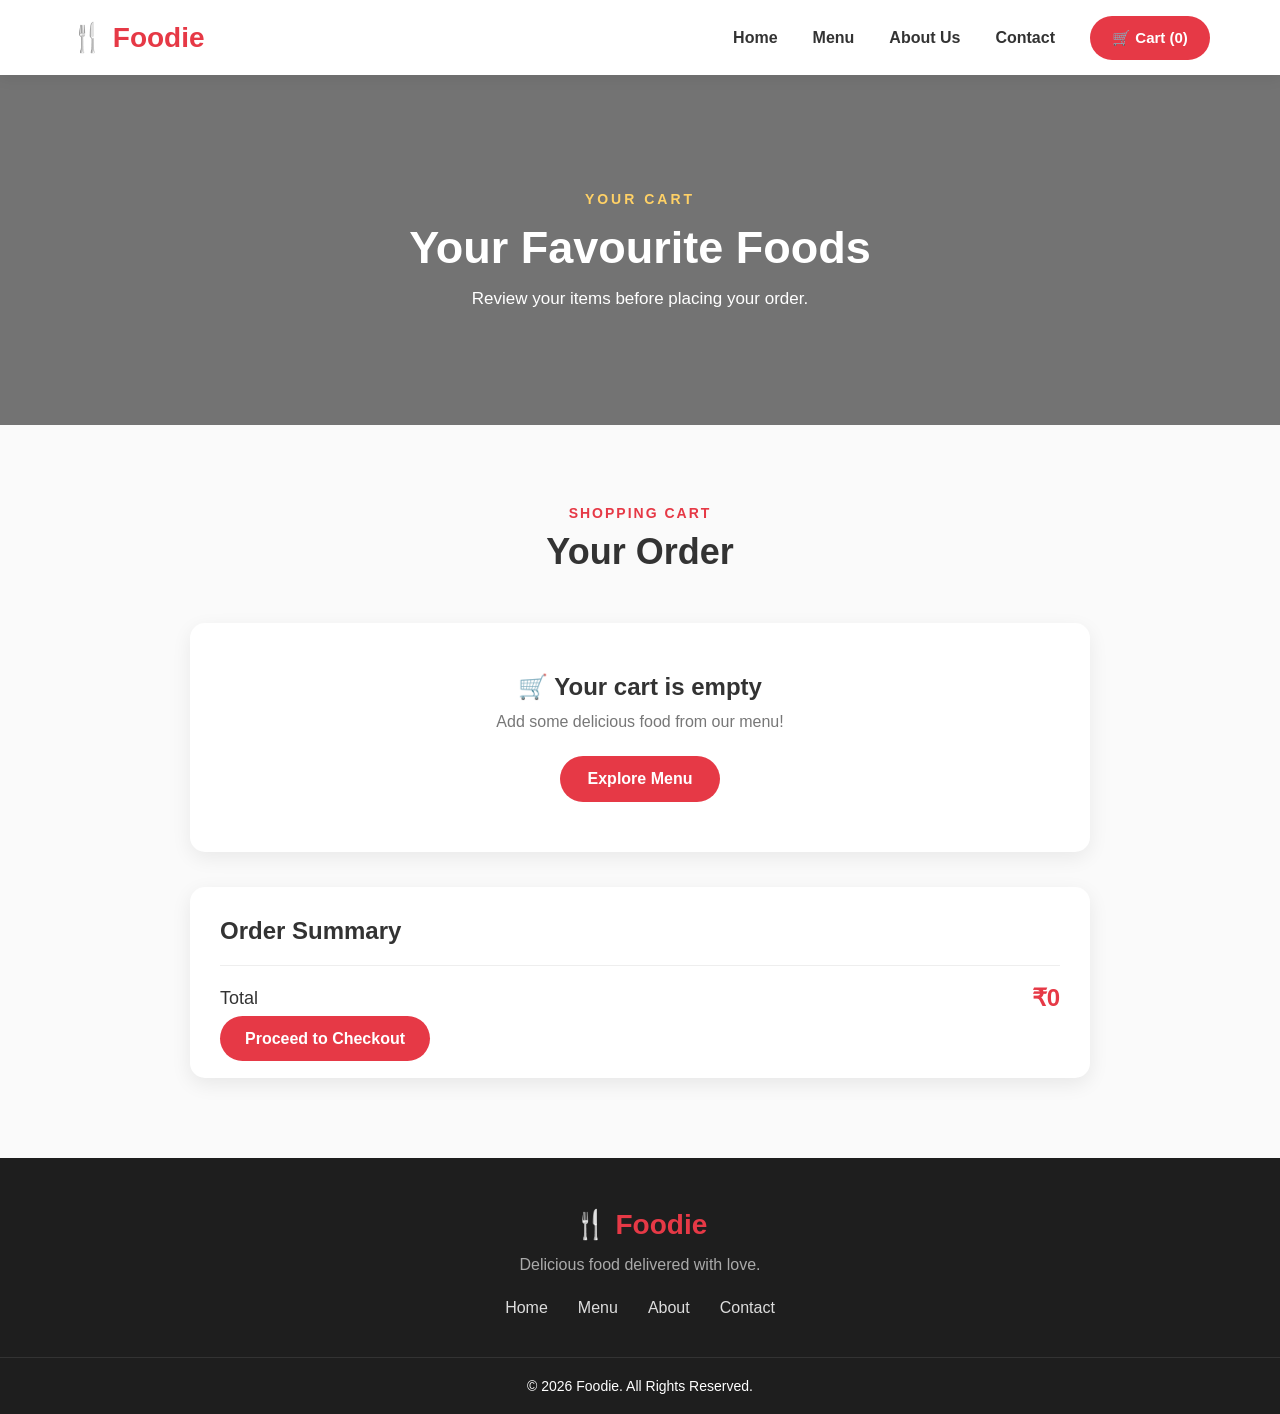
<file: card.html>
<!DOCTYPE html>
<html lang="en">

<head>
    <meta charset="UTF-8">
    <meta name="viewport" content="width=device-width, initial-scale=1.0">

    <title>Foodie - Cart</title>

    <link rel="stylesheet" href="./style.css">
</head>

<body>

    <!-- NAVBAR -->

    <header>

        <nav class="navbar">

            <div class="logo">
                🍴 Foodie
            </div>

            <ul class="nav-links">

                <li>
                    <a href="index.html">Home</a>
                </li>

                <li>
                    <a href="menu.html">Menu</a>
                </li>

                <li>
                    <a href="about.html">About Us</a>
                </li>

                <li>
                    <a href="contact.html">Contact</a>
                </li>

            </ul>

            <a href="cart.html" class="order-btn">
                🛒 Cart (<span id="cart-count">0</span>)
            </a>

        </nav>

    </header>


    <!-- CART HERO -->

    <section class="menu-hero">

        <div class="menu-hero-content">

            <p>YOUR CART</p>

            <h1>
                Your Favourite Foods
            </h1>

            <span>
                Review your items before placing your order.
            </span>

        </div>

    </section>


    <!-- CART SECTION -->

    <section class="cart-section">

        <div class="section-title">

            <p>
                SHOPPING CART
            </p>

            <h2>
                Your Order
            </h2>

        </div>


        <div id="cart-items">

            <!-- Cart items will appear here -->

        </div>


        <div class="cart-summary">

            <h3>
                Order Summary
            </h3>

            <div class="summary-row">

                <span>
                    Total
                </span>

                <strong id="cart-total">
                    ₹0
                </strong>

            </div>

            <a href="checkout.html" class="checkout-btn">
    Proceed to Checkout
</a>

        </div>

    </section>


    <!-- FOOTER -->

    <footer>

        <div class="footer-content">

            <div class="footer-logo">
                🍴 Foodie
            </div>

            <p>
                Delicious food delivered with love.
            </p>

            <div class="footer-links">

                <a href="index.html">
                    Home
                </a>

                <a href="menu.html">
                    Menu
                </a>

                <a href="about.html">
                    About
                </a>

                <a href="contact.html">
                    Contact
                </a>

            </div>

        </div>


        <div class="copyright">

            <p>
                © 2026 Foodie. All Rights Reserved.
            </p>

        </div>

    </footer>


    <script>

        const cartItemsContainer =
            document.getElementById("cart-items");

        const cartTotal =
            document.getElementById("cart-total");

        const cartCount =
            document.getElementById("cart-count");


        let cart =
            JSON.parse(localStorage.getItem("foodieCart")) || [];


        function displayCart() {

            cartItemsContainer.innerHTML = "";

            let total = 0;


            if (cart.length === 0) {

                cartItemsContainer.innerHTML = `
                    <div class="empty-cart">
                        <h3>🛒 Your cart is empty</h3>

                        <p>
                            Add some delicious food from our menu!
                        </p>

                        <a href="menu.html" class="primary-btn">
                            Explore Menu
                        </a>
                    </div>
                `;

            }


            cart.forEach((item, index) => {

                total += item.price * item.quantity;


                const cartItem =
                    document.createElement("div");

                cartItem.className = "cart-item";


                cartItem.innerHTML = `

                    <div class="cart-item-info">

                        <h3>
                            ${item.name}
                        </h3>

                        <p>
                            ₹${item.price} × ${item.quantity}
                        </p>

                    </div>


                    <div class="cart-item-actions">

                        <button onclick="decreaseQuantity(${index})">
                            −
                        </button>

                        <span>
                            ${item.quantity}
                        </span>

                        <button onclick="increaseQuantity(${index})">
                            +
                        </button>

                        <strong>
                            ₹${item.price * item.quantity}
                        </strong>

                        <button
                            class="remove-btn"
                            onclick="removeItem(${index})">
                            ✕
                        </button>

                    </div>

                `;


                cartItemsContainer.appendChild(cartItem);

            });


            cartTotal.textContent = "₹" + total;

            cartCount.textContent =
                cart.reduce(
                    (sum, item) => sum + item.quantity,
                    0
                );

        }


        function increaseQuantity(index) {

            cart[index].quantity++;

            saveCart();

        }


        function decreaseQuantity(index) {

            if (cart[index].quantity > 1) {

                cart[index].quantity--;

            } else {

                cart.splice(index, 1);

            }

            saveCart();

        }


        function removeItem(index) {

            cart.splice(index, 1);

            saveCart();

        }


        function saveCart() {

            localStorage.setItem(
                "foodieCart",
                JSON.stringify(cart)
            );

            displayCart();

        }


        displayCart();

    </script>

</body>

</html>
</file>
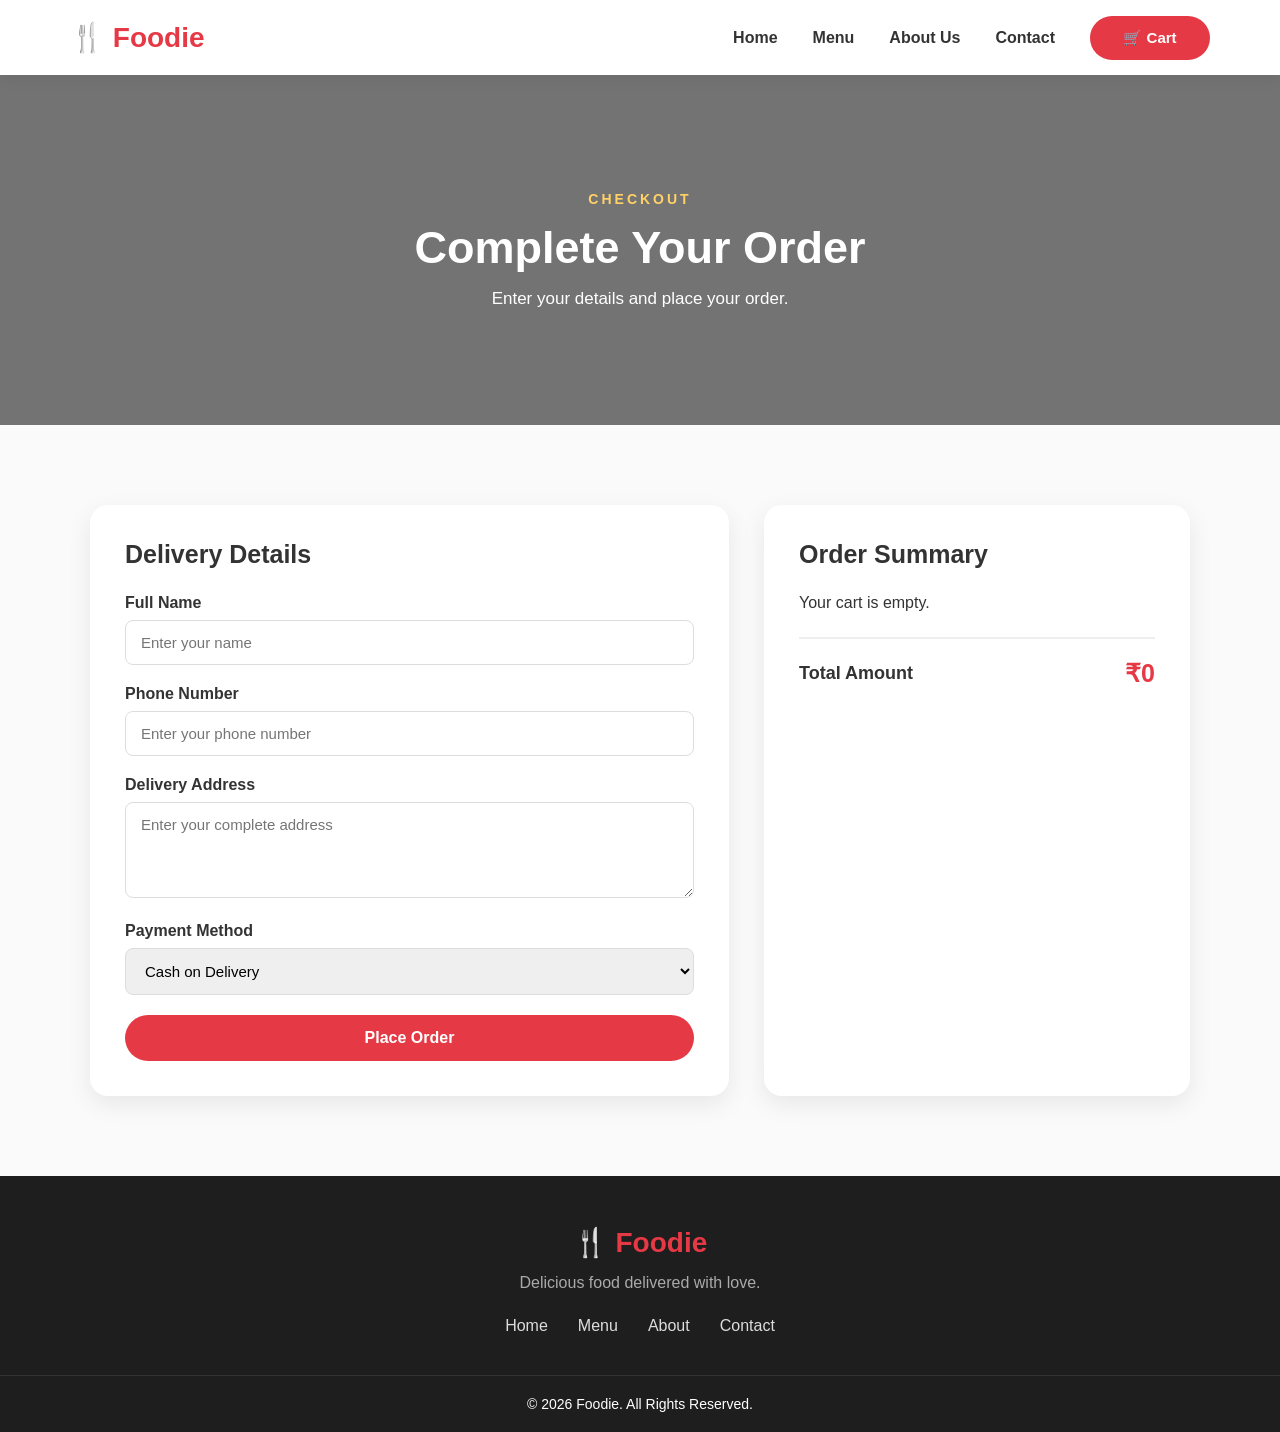
<file: checkout.html>
<!DOCTYPE html>
<html lang="en">

<head>
    <meta charset="UTF-8">
    <meta name="viewport" content="width=device-width, initial-scale=1.0">

    <title>Foodie - Checkout</title>

    <link rel="stylesheet" href="./style.css">
</head>

<body>

    <!-- NAVBAR -->

    <header>

        <nav class="navbar">

            <div class="logo">
                🍴 Foodie
            </div>

            <ul class="nav-links">

                <li>
                    <a href="index.html">Home</a>
                </li>

                <li>
                    <a href="menu.html">Menu</a>
                </li>

                <li>
                    <a href="about.html">About Us</a>
                </li>

                <li>
                    <a href="contact.html">Contact</a>
                </li>

            </ul>

            <a href="cart.html" class="order-btn">
                🛒 Cart
            </a>

        </nav>

    </header>


    <!-- CHECKOUT HERO -->

    <section class="menu-hero">

        <div class="menu-hero-content">

            <p>CHECKOUT</p>

            <h1>
                Complete Your Order
            </h1>

            <span>
                Enter your details and place your order.
            </span>

        </div>

    </section>


    <!-- CHECKOUT -->

    <section class="checkout-section">

        <div class="checkout-container">


            <!-- CUSTOMER DETAILS -->

            <div class="checkout-form">

                <h2>
                    Delivery Details
                </h2>

                <form id="checkout-form">

                    <label>
                        Full Name
                    </label>

                    <input
                        type="text"
                        id="customer-name"
                        placeholder="Enter your name"
                        required
                    >


                    <label>
                        Phone Number
                    </label>

                    <input
                        type="tel"
                        id="customer-phone"
                        placeholder="Enter your phone number"
                        required
                    >


                    <label>
                        Delivery Address
                    </label>

                    <textarea
                        id="customer-address"
                        placeholder="Enter your complete address"
                        rows="4"
                        required
                    ></textarea>


                    <label>
                        Payment Method
                    </label>

                    <select id="payment-method">

                        <option value="Cash on Delivery">
                            Cash on Delivery
                        </option>

                        <option value="UPI">
                            UPI
                        </option>

                        <option value="Card">
                            Credit / Debit Card
                        </option>

                    </select>


                    <button
                        type="submit"
                        class="checkout-btn">
                        Place Order
                    </button>

                </form>

            </div>


            <!-- ORDER SUMMARY -->

            <div class="checkout-summary">

                <h2>
                    Order Summary
                </h2>

                <div id="checkout-items">
                </div>

                <div class="checkout-total">

                    <span>
                        Total Amount
                    </span>

                    <strong id="checkout-total">
                        ₹0
                    </strong>

                </div>

            </div>

        </div>

    </section>


    <!-- FOOTER -->

    <footer>

        <div class="footer-content">

            <div class="footer-logo">
                🍴 Foodie
            </div>

            <p>
                Delicious food delivered with love.
            </p>

            <div class="footer-links">

                <a href="index.html">
                    Home
                </a>

                <a href="menu.html">
                    Menu
                </a>

                <a href="about.html">
                    About
                </a>

                <a href="contact.html">
                    Contact
                </a>

            </div>

        </div>


        <div class="copyright">

            <p>
                © 2026 Foodie. All Rights Reserved.
            </p>

        </div>

    </footer>


    <script>

        const cart =
            JSON.parse(localStorage.getItem("foodieCart")) || [];

        const checkoutItems =
            document.getElementById("checkout-items");

        const checkoutTotal =
            document.getElementById("checkout-total");


        let total = 0;


        if (cart.length === 0) {

            checkoutItems.innerHTML = `
                <p>
                    Your cart is empty.
                </p>
            `;

        } else {

            cart.forEach(item => {

                const itemTotal =
                    item.price * item.quantity;

                total += itemTotal;


                checkoutItems.innerHTML += `

                    <div class="checkout-item">

                        <span>
                            ${item.name} × ${item.quantity}
                        </span>

                        <strong>
                            ₹${itemTotal}
                        </strong>

                    </div>

                `;

            });

        }


        checkoutTotal.textContent =
            "₹" + total;


        document
            .getElementById("checkout-form")
            .addEventListener("submit", function(event) {

                event.preventDefault();

               localStorage.removeItem("foodieCart");

                window.location.href = "order-success.html";

            });

    </script>

</body>

</html>
</file>
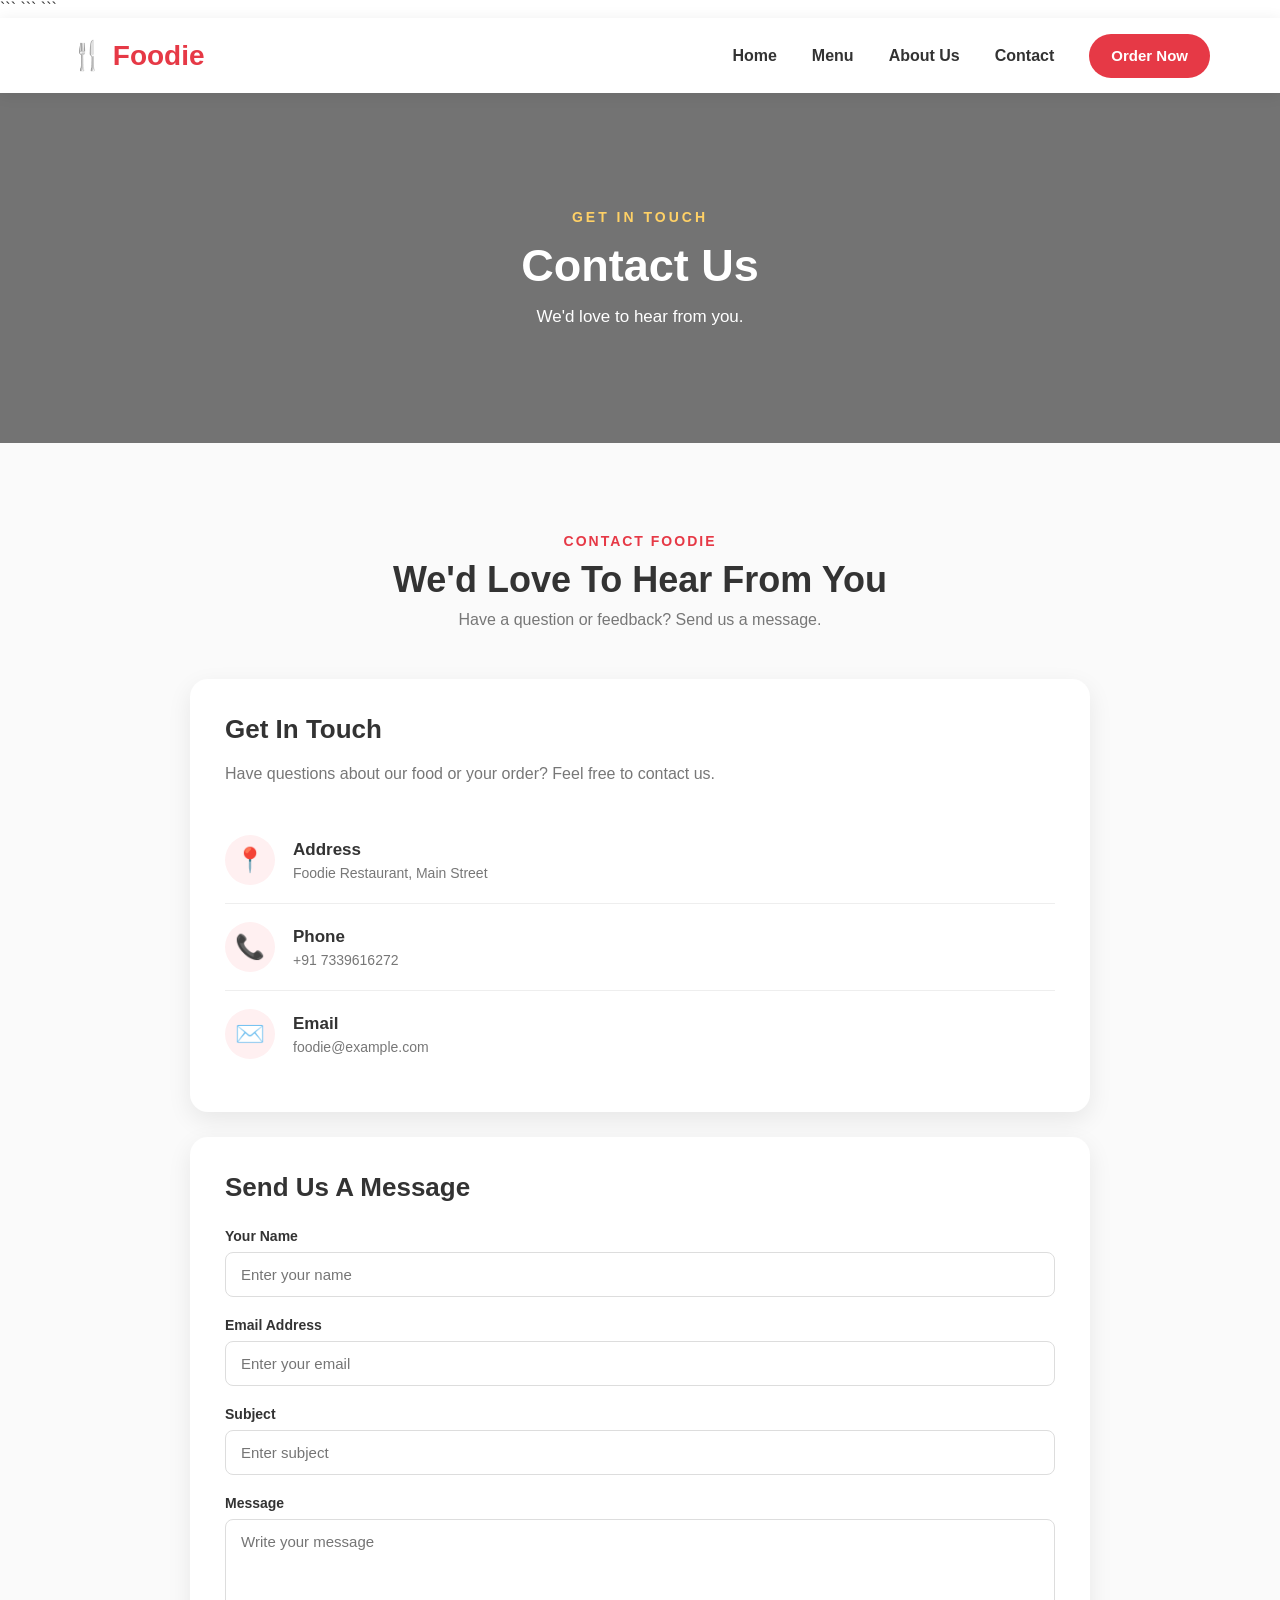
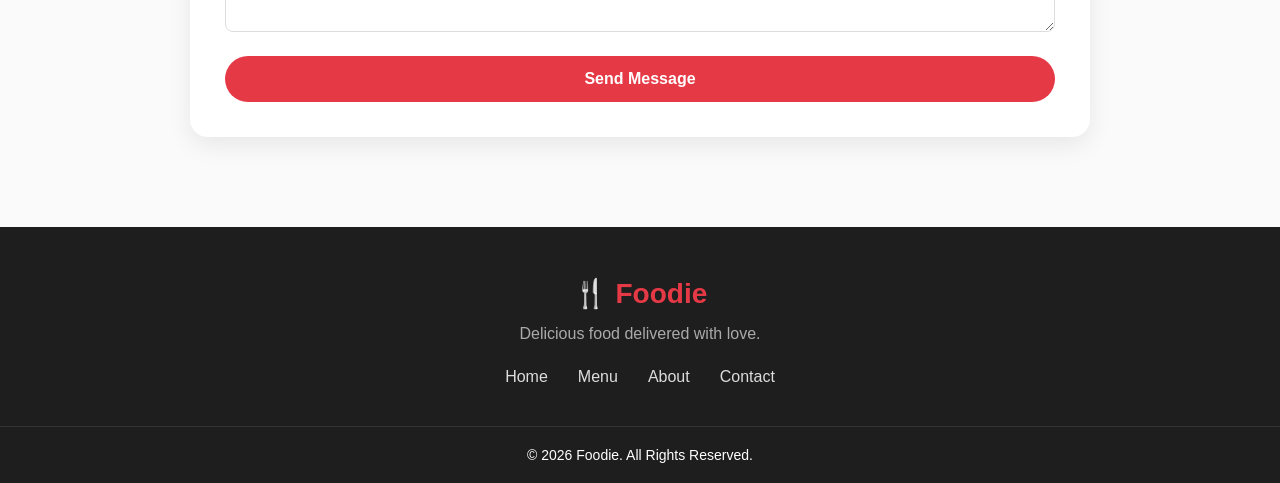
<file: contact.html>
<!DOCTYPE html>

<html lang="en">

<head>
    <meta charset="UTF-8">
    <meta name="viewport" content="width=device-width, initial-scale=1.0">

```
<title>Foodie - Contact Us</title>

<link rel="stylesheet" href="./style.css">
```

</head>

<body>

```
<!-- NAVBAR -->

<header>

    <nav class="navbar">

        <div class="logo">
            🍴 Foodie
        </div>

        <ul class="nav-links">

            <li>
                <a href="index.html">Home</a>
            </li>

            <li>
                <a href="menu.html">Menu</a>
            </li>

            <li>
                <a href="about.html">About Us</a>
            </li>

            <li>
                <a href="contact.html" class="active">Contact</a>
            </li>

        </ul>

        <a href="menu.html" class="order-btn">
            Order Now
        </a>

    </nav>

</header>


<!-- CONTACT HERO -->

<section class="menu-hero">

    <div class="menu-hero-content">

        <p>GET IN TOUCH</p>

        <h1>
            Contact Us
        </h1>

        <span>
            We'd love to hear from you.
        </span>

    </div>

</section>


<!-- CONTACT SECTION -->

<section class="contact-section">

    <div class="section-title">

        <p>
            CONTACT FOODIE
        </p>

        <h2>
            We'd Love To Hear From You
        </h2>

        <span>
            Have a question or feedback? Send us a message.
        </span>

    </div>


    <div class="contact-container">


        <!-- CONTACT INFORMATION -->

        <div class="contact-info">

            <h2>
                Get In Touch
            </h2>

            <p>
                Have questions about our food or your order?
                Feel free to contact us.
            </p>


            <div class="contact-box">

                <div class="contact-icon">
                    📍
                </div>

                <div>
                    <h3>
                        Address
                    </h3>

                    <p>
                        Foodie Restaurant, Main Street
                    </p>
                </div>

            </div>


            <div class="contact-box">

                <div class="contact-icon">
                    📞
                </div>

                <div>
                    <h3>
                        Phone
                    </h3>

                    <p>
                        +91 7339616272
                    </p>
                </div>

            </div>


            <div class="contact-box">

                <div class="contact-icon">
                    ✉️
                </div>

                <div>
                    <h3>
                        Email
                    </h3>

                    <p>
                        foodie@example.com
                    </p>
                </div>

            </div>

        </div>


        <!-- CONTACT FORM -->

        <div class="contact-form">

            <h2>
                Send Us A Message
            </h2>

            <form id="contact-form">

                <label>
                    Your Name
                </label>

                <input
                    type="text"
                    id="contact-name"
                    placeholder="Enter your name"
                    required
                >


                <label>
                    Email Address
                </label>

                <input
                    type="email"
                    id="contact-email"
                    placeholder="Enter your email"
                    required
                >


                <label>
                    Subject
                </label>

                <input
                    type="text"
                    id="contact-subject"
                    placeholder="Enter subject"
                    required
                >


                <label>
                    Message
                </label>

                <textarea
                    id="contact-message"
                    rows="5"
                    placeholder="Write your message"
                    required
                ></textarea>


                <button
                    type="submit"
                    class="checkout-btn">
                    Send Message
                </button>

                <p id="contact-success" class="contact-success"></p>

            </form>

        </div>

    </div>

</section>


<!-- FOOTER -->

<footer>

    <div class="footer-content">

        <div class="footer-logo">
            🍴 Foodie
        </div>

        <p>
            Delicious food delivered with love.
        </p>

        <div class="footer-links">

            <a href="index.html">
                Home
            </a>

            <a href="menu.html">
                Menu
            </a>

            <a href="about.html">
                About
            </a>

            <a href="contact.html">
                Contact
            </a>

        </div>

    </div>


    <div class="copyright">

        <p>
            © 2026 Foodie. All Rights Reserved.
        </p>

    </div>

</footer>


<script>

    document
        .getElementById("contact-form")
        .addEventListener("submit", function(event) {

            event.preventDefault();

            document.getElementById("contact-success").textContent =
                "✓ Message sent successfully! Thank you for contacting Foodie.";

            document.getElementById("contact-success").style.display = "block";

            this.reset();

        });

</script>

</body>

</html>
</file>
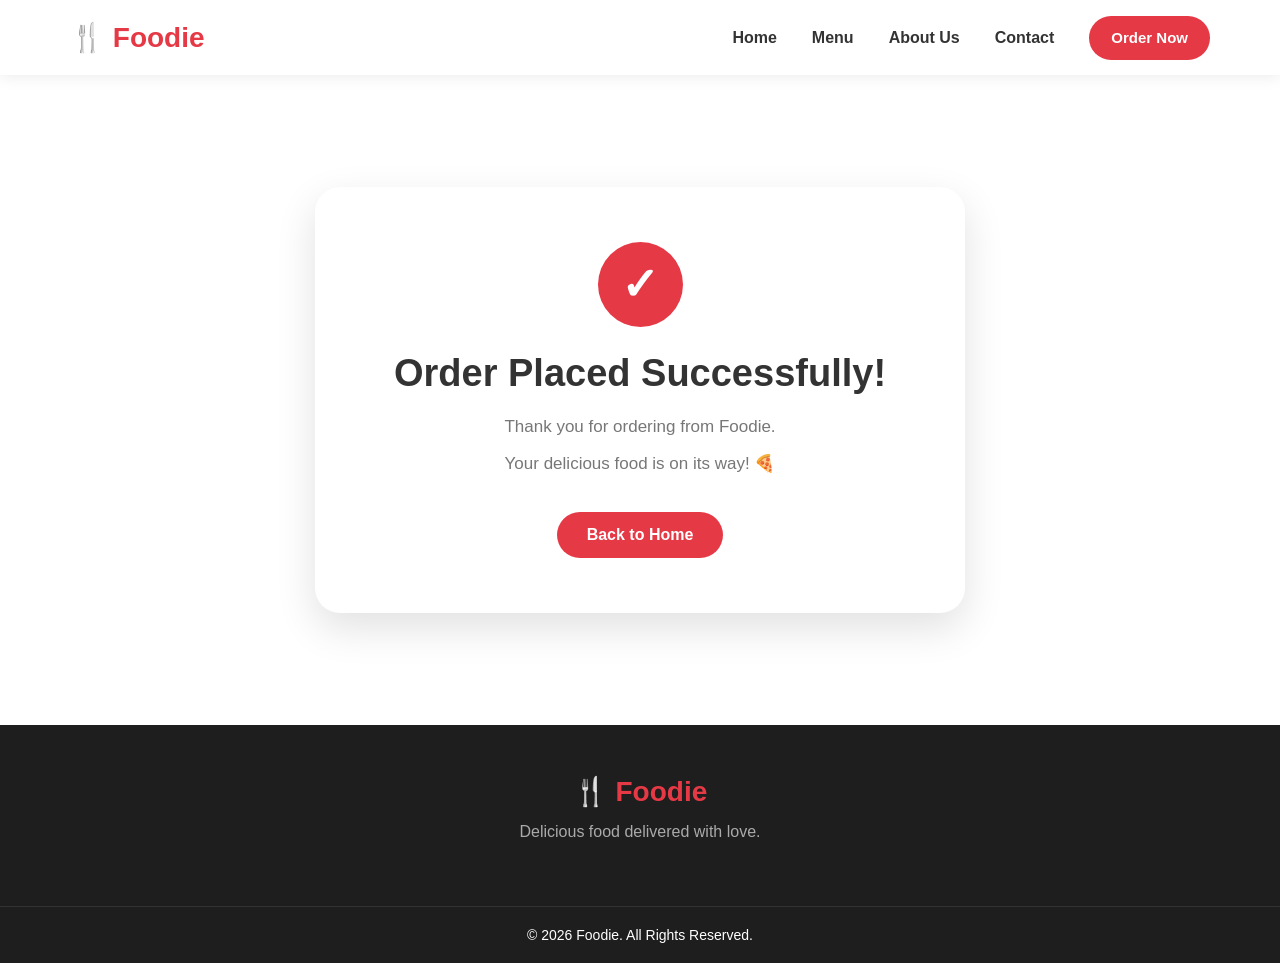
<file: order-success.html>
<!DOCTYPE html>
<html lang="en">

<head>
    <meta charset="UTF-8">
    <meta name="viewport" content="width=device-width, initial-scale=1.0">

    <title>Foodie - Order Successful</title>

    <link rel="stylesheet" href="./style.css">
</head>

<body>

    <header>

        <nav class="navbar">

            <div class="logo">
                🍴 Foodie
            </div>

            <ul class="nav-links">

                <li>
                    <a href="index.html">Home</a>
                </li>

                <li>
                    <a href="menu.html">Menu</a>
                </li>

                <li>
                    <a href="about.html">About Us</a>
                </li>

                <li>
                    <a href="contact.html">Contact</a>
                </li>

            </ul>

            <a href="menu.html" class="order-btn">
                Order Now
            </a>

        </nav>

    </header>


    <section class="success-section">

        <div class="success-box">

            <div class="success-icon">
                ✓
            </div>

            <h1>
                Order Placed Successfully!
            </h1>

            <p>
                Thank you for ordering from Foodie.
            </p>

            <p>
                Your delicious food is on its way! 🍕
            </p>

            <a href="index.html" class="primary-btn">
                Back to Home
            </a>

        </div>

    </section>


    <footer>

        <div class="footer-content">

            <div class="footer-logo">
                🍴 Foodie
            </div>

            <p>
                Delicious food delivered with love.
            </p>

        </div>

        <div class="copyright">

            <p>
                © 2026 Foodie. All Rights Reserved.
            </p>

        </div>

    </footer>

</body>

</html>
</file>
<file: style.css>
/* =========================
RESET
========================= */

* {
  margin: 0;
  padding: 0;
  box-sizing: border-box;
  }

html {
scroll-behavior: smooth;
}

body {
font-family: Arial, Helvetica, sans-serif;
color: #333;
background: #fff;
}

a {
text-decoration: none;
}

ul {
list-style: none;
}

/* =========================
NAVBAR
========================= */

header {
width: 100%;
background: #fff;
box-shadow: 0 2px 15px rgba(0, 0, 0, 0.08);


position: sticky;
top: 0;
z-index: 1000;


}

.navbar {
    max-width: 1200px;
    height: 75px;
    margin: auto;
    padding: 0 30px;

    display: flex;
    align-items: center;
    justify-content: space-between;
}

.logo {
    font-size: 28px;
    font-weight: bold;
    color: #e63946;

    white-space: nowrap;
}

.nav-links {
    display: flex;
    align-items: center;
    gap: 35px;

    margin-left: auto;
    margin-right: 35px;
}

.nav-links a {
    color: #333;
    font-size: 16px;
    font-weight: 600;

    white-space: nowrap;

    transition: 0.3s;
}

.nav-links a:hover {
    color: #e63946;
}

.order-btn {
    display: flex;
    align-items: center;
    justify-content: center;

    background: #e63946;
    color: #fff;

    min-width: 120px;
    height: 44px;

    padding: 0 22px;

    border-radius: 25px;

    font-size: 15px;
    font-weight: bold;

    white-space: nowrap;

    transition: 0.3s;
}

.order-btn:hover {
    background: #c92f3b;
    transform: translateY(-2px);
}
/* =========================
HERO SECTION
========================= */

.hero {
min-height: 620px;
display: flex;
align-items: center;


padding: 80px 8%;

background:
    linear-gradient(
        rgba(0, 0, 0, 0.52),
        rgba(0, 0, 0, 0.52)
    ),
    url("https://images.unsplash.com/photo-1504674900247-0877df9cc836?auto=format&fit=crop&w=1800&q=90");

background-size: cover;
background-position: center;


}

.hero-content {
max-width: 650px;
color: white;
}

.welcome {
color: #ffd166;
font-size: 16px;
font-weight: bold;
letter-spacing: 3px;
margin-bottom: 18px;
}

.hero h1 {
font-size: 56px;
line-height: 1.12;
margin-bottom: 22px;
}

.hero-content > p:not(.welcome) {
font-size: 18px;
line-height: 1.7;
margin-bottom: 30px;
}

.hero-buttons {
display: flex;
gap: 15px;
}

.primary-btn,
.secondary-btn {
display: inline-block;
padding: 14px 28px;
border-radius: 30px;
font-weight: bold;
transition: 0.3s;
}

.primary-btn {
background: #e63946;
color: white;
}

.primary-btn:hover {
background: #c92f3b;
transform: translateY(-3px);
}

.secondary-btn {
border: 2px solid white;
color: white;
}

.secondary-btn:hover {
background: white;
color: #333;
}

/* =========================
SECTION TITLE
========================= */

.section-title {
text-align: center;
margin-bottom: 50px;
}

.section-title p {
color: #e63946;
font-size: 14px;
font-weight: bold;
letter-spacing: 2px;
margin-bottom: 10px;
}

.section-title h2 {
font-size: 36px;
margin-bottom: 10px;
}

.section-title span {
color: #777;
font-size: 16px;
}

/* =========================
POPULAR FOODS
========================= */

.popular-foods {
padding: 90px 7%;
background: #fff;
}

.food-container {
max-width: 1200px;
margin: auto;

display: grid;
grid-template-columns: repeat(4, 1fr);
gap: 28px;


}

/* =========================
FOOD CARD
========================= */

.food-card {
background: #fff;
border-radius: 18px;
overflow: hidden;


border: 1px solid #eeeeee;

box-shadow:
    0 8px 25px rgba(0, 0, 0, 0.08);

transition: all 0.35s ease;


}

.food-card:hover {
transform: translateY(-10px);


box-shadow:
    0 18px 35px rgba(0, 0, 0, 0.15);


}

/* =========================
FOOD IMAGE
========================= */

.food-image {
width: 100%;
height: 220px;
overflow: hidden;
background: #f5f5f5;
}

.food-image img {
    width: 100%;
    height: 100%;
    display: block;

    object-fit: contain;
    object-position: center;

    background: #f8f8f8;

    transition: transform 0.4s ease;
}

.food-card:hover .food-image img {
    transform: scale(1.03);
}

/* =========================
FOOD DETAILS
========================= */

.food-details {
    padding: 22px;
    text-align: center;
}

.food-details h3 {
    font-size: 20px;
    margin-bottom: 10px;
}

.food-details p {
    color: #777;
    font-size: 14px;
    line-height: 1.6;
    min-height: 48px;
    margin-bottom: 18px;
}

.food-bottom {
    display: flex;
    align-items: center;
    justify-content: center;
    gap: 20px;
}

.food-bottom span {
    color: #e63946;
    font-size: 20px;
    font-weight: bold;
}

.food-bottom a {
    background: #e63946;
    color: white;
    padding: 9px 18px;
    border-radius: 22px;
    font-size: 14px;
    font-weight: bold;
    transition: 0.3s;
}
.food-bottom a:hover {
background: #c92f3b;
}

/* =========================
WHY CHOOSE US
========================= */

.why-us {
padding: 90px 8%;
background: #fafafa;
}

.features {
max-width: 1100px;
margin: auto;


display: grid;
grid-template-columns: repeat(3, 1fr);

gap: 30px;


}

.feature-box {
background: white;


padding: 35px 25px;

text-align: center;

border-radius: 18px;

box-shadow:
    0 6px 22px rgba(0, 0, 0, 0.07);

transition: 0.3s;


}

.feature-box:hover {
transform: translateY(-8px);
}

.feature-icon {
font-size: 48px;
margin-bottom: 18px;
}

.feature-box h3 {
font-size: 21px;
margin-bottom: 12px;
}

.feature-box p {
color: #777;
line-height: 1.6;
}

/* =========================
SPECIAL OFFER
========================= */

.offer {
padding: 90px 8%;


background:
    linear-gradient(
        rgba(230, 57, 70, 0.90),
        rgba(230, 57, 70, 0.90)
    ),
    url("https://images.unsplash.com/photo-1513104890138-7c749659a591?auto=format&fit=crop&w=1800&q=90");

background-size: cover;
background-position: center;

text-align: center;

color: white;


}

.offer-content {
max-width: 700px;
margin: auto;
}

.offer-content p {
font-size: 14px;
font-weight: bold;
letter-spacing: 2px;
margin-bottom: 15px;
}

.offer-content h2 {
font-size: 40px;
margin-bottom: 15px;
}

.offer-content span {
font-size: 17px;
line-height: 1.7;
}

.offer .primary-btn {
background: white;
color: #e63946;
}

.offer .primary-btn:hover {
background: #f2f2f2;
}

/* =========================
FOOTER
========================= */

footer {
background: #1e1e1e;
color: white;
padding-top: 50px;
}

.footer-content {
max-width: 1100px;
margin: auto;


padding: 0 30px 40px;

text-align: center;


}

.footer-logo {
font-size: 28px;
font-weight: bold;


color: #e63946;

margin-bottom: 15px;


}

.footer-content p {
color: #aaa;
margin-bottom: 25px;
}

.footer-links {
display: flex;
justify-content: center;
gap: 30px;
}

.footer-links a {
color: #ddd;
transition: 0.3s;
}

.footer-links a:hover {
color: #e63946;
}

.copyright {
border-top: 1px solid #333;


text-align: center;

padding: 20px;


}

.copyright p {
margin: 0;
font-size: 14px;
}

/* =========================
TABLET
========================= */

@media (max-width: 1000px) {


.food-container {
    grid-template-columns: repeat(2, 1fr);
}

.hero h1 {
    font-size: 46px;
}


}

/* =========================
MOBILE
========================= */

@media (max-width: 768px) {


.navbar {
    height: auto;

    padding: 20px;

    flex-direction: column;

    gap: 20px;
}

.nav-links {
    gap: 18px;

    flex-wrap: wrap;

    justify-content: center;
}

.hero {
    min-height: 550px;
    padding: 60px 7%;
}

.hero h1 {
    font-size: 40px;
}

.features {
    grid-template-columns: 1fr;
}

.offer-content h2 {
    font-size: 32px;
}


}

/* =========================
SMALL MOBILE
========================= */

@media (max-width: 550px) {


.food-container {
    grid-template-columns: 1fr;
}

.food-image {
    height: 240px;
}

.hero h1 {
    font-size: 34px;
}

.hero-buttons {
    flex-direction: column;
    align-items: flex-start;
}

.section-title h2 {
    font-size: 30px;
}

.footer-links {
    flex-direction: column;
    gap: 15px;
}


}


/* =========================
MENU PAGE
========================= */

.menu-hero {
    min-height: 350px;

    display: flex;
    align-items: center;
    justify-content: center;

    text-align: center;
    color: white;

    background:
        linear-gradient(
            rgba(0, 0, 0, 0.55),
            rgba(0, 0, 0, 0.55)
        ),
        url("https://images.unsplash.com/photo-1504674900247-0877df9cc836?auto=format&fit=crop&w=1800&q=90");

    background-size: cover;
    background-position: center;
}

.menu-hero-content p {
    color: #ffd166;
    font-size: 14px;
    font-weight: bold;
    letter-spacing: 3px;
    margin-bottom: 15px;
}

.menu-hero-content h1 {
    font-size: 45px;
    margin-bottom: 15px;
}

.menu-hero-content span {
    font-size: 17px;
}


/* =========================
MENU SECTION
========================= */

.menu-section {
    padding: 90px 7%;
    background: #fff;
}


/* =========================
CATEGORY BUTTONS
========================= */

.categories {
    display: flex;
    justify-content: center;
    align-items: center;

    gap: 15px;
    flex-wrap: wrap;

    margin-bottom: 45px;
}

.category {
    border: 1px solid #e63946;
    background: white;
    color: #e63946;

    padding: 10px 22px;
    border-radius: 25px;

    font-size: 14px;
    font-weight: bold;

    cursor: pointer;
    transition: 0.3s;
}

.category:hover,
.category.active {
    background: #e63946;
    color: white;
}


/* =========================
MENU GRID
========================= */

.menu-container {
    max-width: 1200px;
    margin: auto;

    display: grid;
    grid-template-columns: repeat(3, 1fr);

    gap: 30px;
}


/* =========================
MENU CARD
========================= */

.menu-card {
    background: white;

    border: 1px solid #eeeeee;
    border-radius: 18px;

    overflow: hidden;

    box-shadow: 0 8px 25px rgba(0, 0, 0, 0.08);

    transition: 0.35s ease;
}

.menu-card:hover {
    transform: translateY(-8px);

    box-shadow: 0 18px 35px rgba(0, 0, 0, 0.15);
}


/* =========================
MENU IMAGE
========================= */

.menu-image {
    width: 100%;
    height: 230px;

    overflow: hidden;
    background: #f5f5f5;
}

.menu-image img {
    width: 100%;
    height: 100%;

    display: block;

    object-fit: cover;
    object-position: center;

    transition: transform 0.4s ease;
}

.menu-card:hover .menu-image img {
    transform: scale(1.05);
}


/* =========================
MENU DETAILS
========================= */

.menu-details {
    padding: 22px;

    text-align: center;
}

.menu-details h3 {
    font-size: 21px;
    margin-bottom: 10px;
}

.menu-details p {
    color: #777;

    font-size: 14px;
    line-height: 1.6;

    min-height: 48px;

    margin-bottom: 18px;
}


/* =========================
MENU BOTTOM
========================= */

.menu-bottom {
    display: flex;

    align-items: center;
    justify-content: space-between;

    gap: 15px;
}

.menu-bottom strong {
    color: #e63946;

    font-size: 20px;
}

.menu-bottom button {
    border: none;

    background: #e63946;
    color: white;

    padding: 9px 18px;

    border-radius: 22px;

    font-size: 14px;
    font-weight: bold;

    cursor: pointer;

    transition: 0.3s;
}

.menu-bottom button:hover {
    background: #c92f3b;
    transform: translateY(-2px);
}


/* =========================
MENU RESPONSIVE
========================= */

@media (max-width: 1000px) {

    .menu-container {
        grid-template-columns: repeat(2, 1fr);
    }

}

@media (max-width: 550px) {

    .menu-container {
        grid-template-columns: 1fr;
    }

    .menu-hero-content h1 {
        font-size: 32px;
    }

    .menu-section {
        padding: 60px 6%;
    }

}

/* =========================
CART PAGE
========================= */

.cart-section {
    padding: 80px 7%;
    background: #fafafa;
}

#cart-items {
    max-width: 900px;
    margin: 0 auto 35px;
}

.cart-item {
    background: white;
    padding: 22px 25px;
    margin-bottom: 18px;
    border-radius: 15px;
    border: 1px solid #eeeeee;
    box-shadow: 0 6px 20px rgba(0, 0, 0, 0.07);

    display: flex;
    align-items: center;
    justify-content: space-between;
    gap: 20px;
}

.cart-item-info h3 {
    font-size: 20px;
    margin-bottom: 8px;
}

.cart-item-info p {
    color: #777;
    font-size: 14px;
}

.cart-item-actions {
    display: flex;
    align-items: center;
    gap: 12px;
}

.cart-item-actions button {
    width: 32px;
    height: 32px;
    border: none;
    border-radius: 50%;
    background: #e63946;
    color: white;
    font-size: 18px;
    cursor: pointer;
}

.cart-item-actions button:hover {
    background: #c92f3b;
}

.cart-item-actions span {
    font-weight: bold;
    min-width: 20px;
    text-align: center;
}

.cart-item-actions strong {
    color: #e63946;
    font-size: 18px;
    margin-left: 10px;
}

.cart-item-actions .remove-btn {
    background: #333;
    margin-left: 10px;
}

.cart-summary {
    max-width: 900px;
    margin: auto;
    background: white;
    padding: 30px;
    border-radius: 15px;
    box-shadow: 0 6px 20px rgba(0, 0, 0, 0.08);
}

.cart-summary h3 {
    font-size: 24px;
    margin-bottom: 20px;
}

.summary-row {
    display: flex;
    justify-content: space-between;
    align-items: center;
    padding: 18px 0;
    border-top: 1px solid #eee;
}

.summary-row span {
    font-size: 18px;
}

.summary-row strong {
    color: #e63946;
    font-size: 24px;
}

.checkout-btn {
    width: 100%;
    border: none;
    background: #e63946;
    color: white;
    padding: 14px;
    border-radius: 25px;
    font-size: 16px;
    font-weight: bold;
    cursor: pointer;
    transition: 0.3s;
}

.checkout-btn:hover {
    background: #c92f3b;
}

.empty-cart {
    text-align: center;
    background: white;
    padding: 50px 20px;
    border-radius: 15px;
    box-shadow: 0 6px 20px rgba(0, 0, 0, 0.07);
}

.empty-cart h3 {
    font-size: 24px;
    margin-bottom: 12px;
}

.empty-cart p {
    color: #777;
    margin-bottom: 25px;
}

@media (max-width: 650px) {

    .cart-item {
        flex-direction: column;
        align-items: flex-start;
    }

    .cart-item-actions {
        width: 100%;
        justify-content: flex-start;
    }

}


/* =========================
CHECKOUT PAGE
========================= */

.checkout-section {
    padding: 80px 7%;
    background: #fafafa;
}

.checkout-container {
    max-width: 1100px;
    margin: auto;

    display: grid;
    grid-template-columns: 1.2fr 0.8fr;
    gap: 35px;
}

.checkout-form,
.checkout-summary {
    background: white;
    padding: 35px;
    border-radius: 18px;

    box-shadow: 0 8px 25px rgba(0, 0, 0, 0.08);
}

.checkout-form h2,
.checkout-summary h2 {
    font-size: 25px;
    margin-bottom: 25px;
}

.checkout-form label {
    display: block;
    font-weight: bold;
    margin-bottom: 8px;
}

.checkout-form input,
.checkout-form textarea,
.checkout-form select {
    width: 100%;

    padding: 13px 15px;
    margin-bottom: 20px;

    border: 1px solid #ddd;
    border-radius: 8px;

    font-size: 15px;
    font-family: inherit;

    outline: none;
}

.checkout-form input:focus,
.checkout-form textarea:focus,
.checkout-form select:focus {
    border-color: #e63946;
}

.checkout-form textarea {
    resize: vertical;
}

.checkout-btn {
    border: none;
    background: #e63946;
    color: white;

    padding: 14px 25px;
    border-radius: 25px;

    font-size: 16px;
    font-weight: bold;

    cursor: pointer;
    transition: 0.3s;
}

.checkout-btn:hover {
    background: #c92f3b;
}

.checkout-item {
    display: flex;
    justify-content: space-between;
    align-items: center;

    padding: 15px 0;

    border-bottom: 1px solid #eee;
}

.checkout-item span {
    color: #555;
}

.checkout-item strong {
    color: #e63946;
}

.checkout-total {
    display: flex;
    justify-content: space-between;
    align-items: center;

    margin-top: 25px;
    padding-top: 20px;

    border-top: 2px solid #eee;
}

.checkout-total span {
    font-size: 18px;
    font-weight: bold;
}

.checkout-total strong {
    color: #e63946;
    font-size: 25px;
}


/* CHECKOUT MOBILE */

@media (max-width: 800px) {

    .checkout-container {
        grid-template-columns: 1fr;
    }

}

@media (max-width: 550px) {

    .checkout-section {
        padding: 60px 5%;
    }

    .checkout-form,
    .checkout-summary {
        padding: 25px;
    }

}



/* =========================
ORDER SUCCESS PAGE
========================= */

.success-section {
    min-height: 650px;

    display: flex;
    align-items: center;
    justify-content: center;

    padding: 80px 7%;

    background:
        linear-gradient(
            rgba(255, 255, 255, 0.94),
            rgba(255, 255, 255, 0.94)
        ),
        url("https://images.unsplash.com/photo-1513104890138-7c749659a591?auto=format&fit=crop&w=1800&q=90");

    background-size: cover;
    background-position: center;
}

.success-box {
    max-width: 650px;
    width: 100%;

    background: white;

    text-align: center;

    padding: 55px 40px;

    border-radius: 25px;

    box-shadow: 0 15px 40px rgba(0, 0, 0, 0.12);
}

.success-icon {
    width: 85px;
    height: 85px;

    margin: 0 auto 25px;

    display: flex;
    align-items: center;
    justify-content: center;

    border-radius: 50%;

    background: #e63946;
    color: white;

    font-size: 45px;
    font-weight: bold;
}

.success-box h1 {
    font-size: 38px;
    margin-bottom: 18px;
}

.success-box p {
    color: #777;
    font-size: 17px;
    line-height: 1.7;

    margin-bottom: 8px;
}

.success-box .primary-btn {
    display: inline-block;

    margin-top: 25px;

    background: #e63946;
    color: white;

    padding: 14px 30px;

    border-radius: 30px;

    font-weight: bold;
}

.success-box .primary-btn:hover {
    background: #c92f3b;
    transform: translateY(-2px);
}


/* MOBILE */

@media (max-width: 600px) {

    .success-section {
        min-height: 550px;
        padding: 50px 5%;
    }

    .success-box {
        padding: 40px 25px;
    }

    .success-box h1 {
        font-size: 30px;
    }

}


/* =========================
ABOUT US PAGE
========================= */

.about-section {
padding: 90px 7%;
background: #fff;
}

.about-container {
max-width: 1100px;
margin: auto;


display: grid;
grid-template-columns: 1fr 1fr;
align-items: center;

gap: 60px;


}

.about-image {
width: 100%;
height: 430px;
overflow: hidden;
border-radius: 20px;


box-shadow: 0 12px 30px rgba(0, 0, 0, 0.12);


}

.about-image img {
width: 100%;
height: 100%;
display: block;


object-fit: cover;


}

.about-content {
text-align: left;
}

.about-label {
color: #e63946;
font-size: 14px;
font-weight: bold;
letter-spacing: 2px;
margin-bottom: 12px;
}

.about-content h2 {
font-size: 38px;
margin-bottom: 20px;
}

.about-content p:not(.about-label) {
color: #666;
font-size: 16px;
line-height: 1.8;
margin-bottom: 15px;
}

.about-content .primary-btn {
margin-top: 15px;
}

/* ABOUT MOBILE */

@media (max-width: 800px) {


.about-container {
    grid-template-columns: 1fr;
    gap: 40px;
}

.about-image {
    height: 350px;
}

.about-content {
    text-align: center;
}


}

@media (max-width: 550px) {


.about-section {
    padding: 60px 6%;
}

.about-image {
    height: 280px;
}

.about-content h2 {
    font-size: 30px;
}


}



/* =========================
CONTACT US PAGE
========================= */

.contact-section {
padding: 90px 7%;
background: #fafafa;
}

.contact-container {
    max-width: 900px;
    margin: auto;

    display: flex;
    flex-direction: column;
    gap: 25px;
}

.contact-info,
.contact-form {
    width: 100%;
    box-sizing: border-box;
}

/* CONTACT INFORMATION */

.contact-info,
.contact-form {
background: white;
padding: 35px;
border-radius: 18px;


box-shadow: 0 8px 25px rgba(0, 0, 0, 0.08);

}

.contact-info h2,
.contact-form h2 {
font-size: 26px;
margin-bottom: 15px;
}

.contact-info > p {
color: #777;
line-height: 1.7;
margin-bottom: 30px;
}

/* CONTACT BOX */

.contact-box {
display: flex;
align-items: center;
gap: 18px;


padding: 18px 0;

border-bottom: 1px solid #eee;


}

.contact-box:last-child {
border-bottom: none;
}

.contact-icon {
width: 50px;
height: 50px;


display: flex;
align-items: center;
justify-content: center;

background: #fff0f1;
border-radius: 50%;

font-size: 24px;


}

.contact-box h3 {
font-size: 17px;
margin-bottom: 5px;
}

.contact-box p {
color: #777;
font-size: 14px;
}

/* CONTACT FORM */

.contact-form form {
margin-top: 25px;
}

.contact-form label {
display: block;


font-weight: bold;
font-size: 14px;

margin-bottom: 8px;


}

.contact-form input,
.contact-form textarea {
width: 100%;


padding: 13px 15px;

margin-bottom: 20px;

border: 1px solid #ddd;
border-radius: 8px;

font-size: 15px;
font-family: inherit;

outline: none;


}

.contact-form input:focus,
.contact-form textarea:focus {
border-color: #e63946;
}

.contact-form textarea {
resize: vertical;
}

.contact-form .checkout-btn {
width: 100%;
}

/* CONTACT MOBILE */

@media (max-width: 800px) {


.contact-container {
    width: 100%;;
}


}

@media (max-width: 550px) {


.contact-section {
    padding: 60px 6%;
}

.contact-info,
.contact-form {
    padding: 25px;
}


}


.contact-box {
    display: flex;
    align-items: center;
    gap: 18px;
    padding: 18px 0;
    border-bottom: 1px solid #eee;
}

.contact-box > div:last-child {
    display: block;
    flex: 1;
}

.contact-box h3,
.contact-box p {
    display: block;
    margin: 0;
}

.contact-box h3 {
    margin-bottom: 5px;
}

.contact-box p {
    color: #777;
    font-size: 14px;
}



.contact-success {
    display: none;
    margin-top: 15px;
    padding: 12px;
    text-align: center;
    border-radius: 8px;
    background: #e8f8ee;
    color: #218838;
    font-weight: bold;
}
</file>
